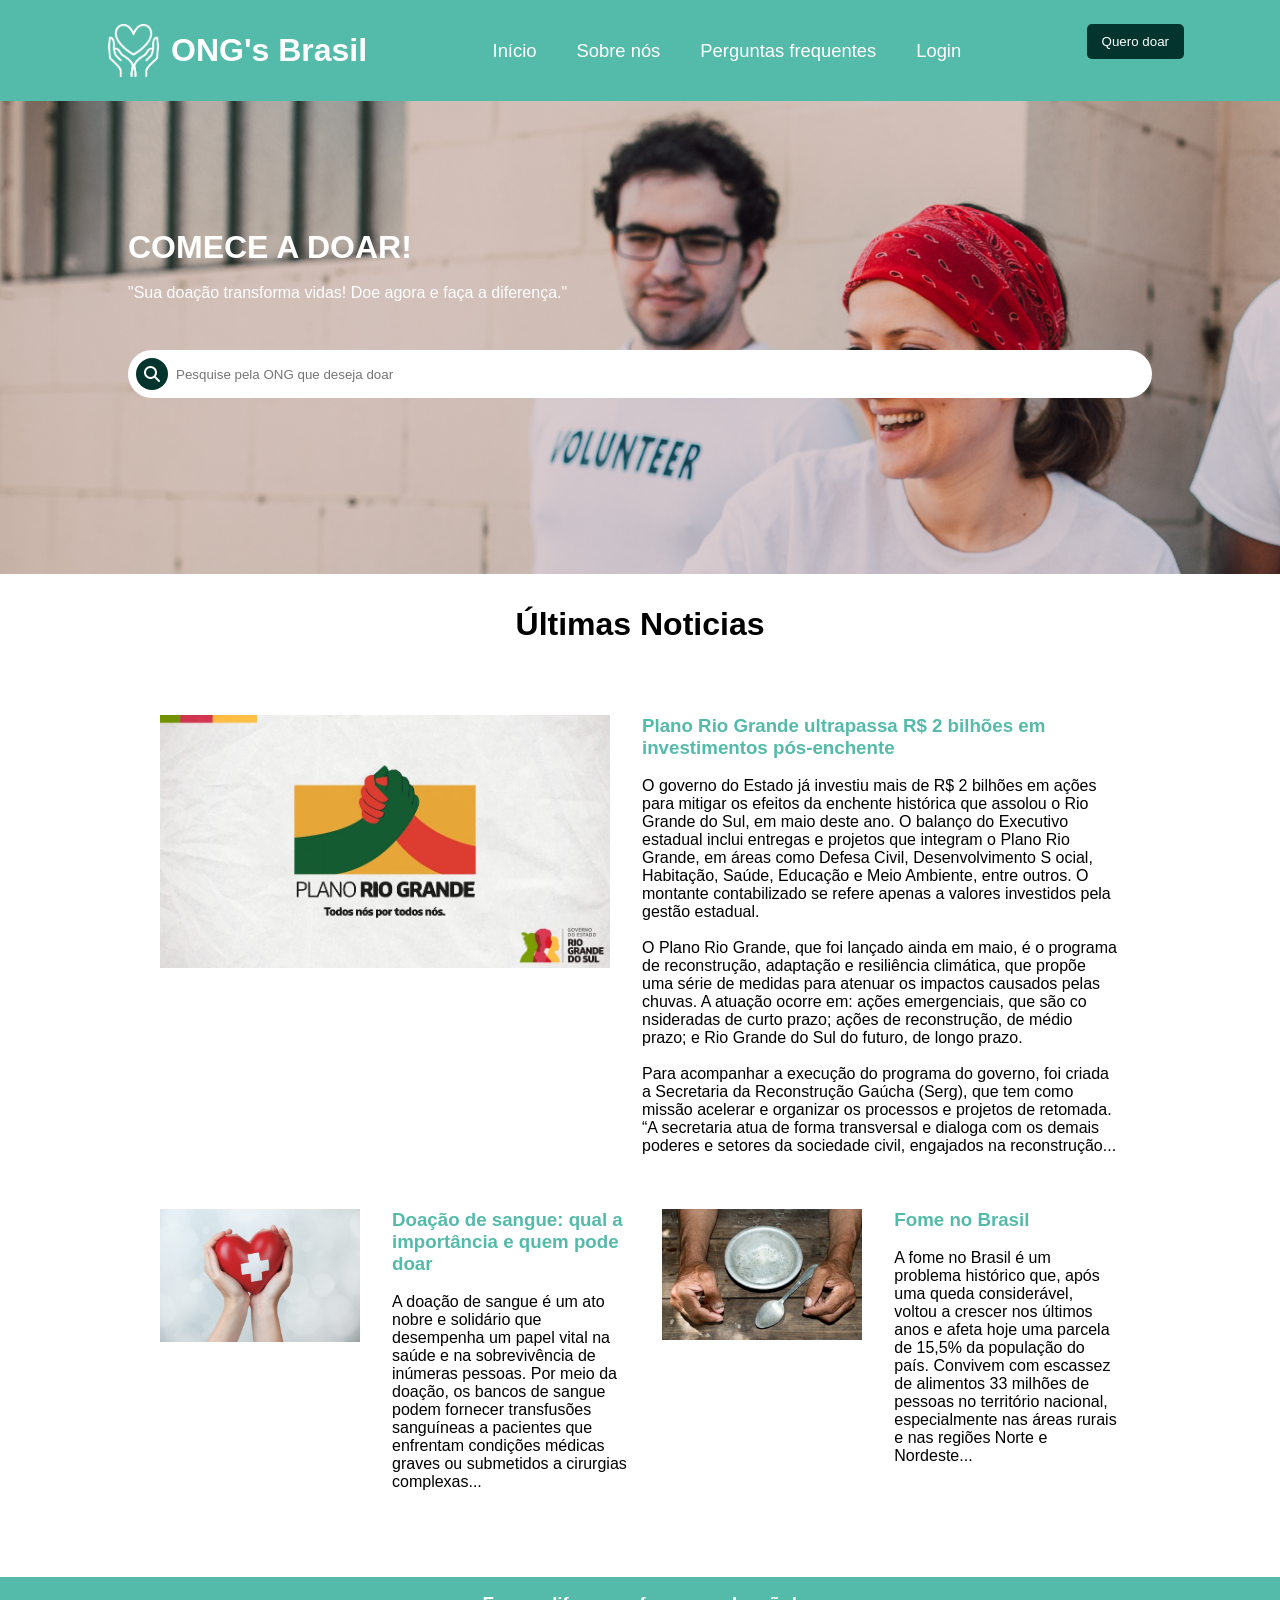
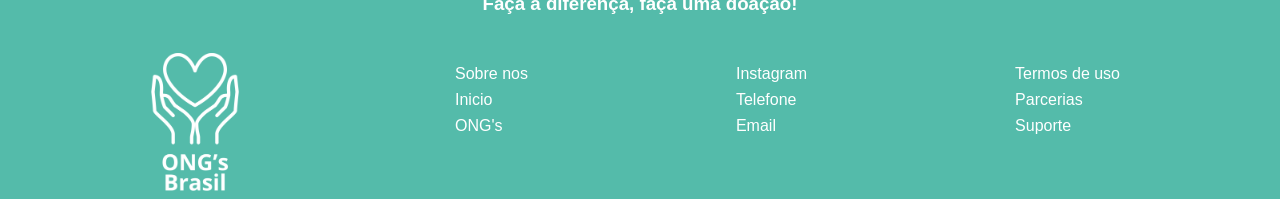
<file: index.html>
<!DOCTYPE html>
<html lang="pt-br">
<head>
    <meta charset="UTF-8">
    <meta name="viewport" content="width=device-width, initial-scale=1.0">
    <link rel="stylesheet" href="https://cdnjs.cloudflare.com/ajax/libs/font-awesome/6.7.2/css/all.min.css" integrity="sha512-Evv84Mr4kqVGRNSgIGL/F/aIDqQb7xQ2vcrdIwxfjThSH8CSR7PBEakCr51Ck+w+/U6swU2Im1vVX0SVk9ABhg==" crossorigin="anonymous" referrerpolicy="no-referrer" />
    <link rel="stylesheet" href="style.css">
    <title>ONG's Brasil</title>
</head>
<body>
    <div class="fundo">
    <header>
        <nav class="nav-bar">
            
            <div class="logo">
                <img src="ONG’s Brasil (2).png">
                <h1 style="font-size: xx-large">ONG's Brasil</h1>
            </div>
            <div class="nav-list">
                <ul>
                    <li class="nav-item"><a href="#" class="nav-link">Início</a></li>
                    <li class="nav-item"><a href="#" class="nav-link">Sobre nós</a></li>
                    <li class="nav-item"><a href="#" class="nav-link">Perguntas frequentes</a></li>
                    <li class="nav-item"><a href="#" class="nav-link">Login</a></li>
                </ul>
            </div>
            <div class="login-button">
                <button><a href="#">Quero doar</a></button>
            </div>
        </nav>
    </header>
    <div class="textos">
    <div class="anunciado">
        <h1>COMECE A DOAR!</h1><br>
        <p>"Sua doação transforma vidas! Doe agora e faça a diferença."</p>
    
    <div class="container-pesquisa">
        <div class="input-group">
            <div class="input-icon">
                <i class="fa-solid fa-magnifying-glass"></i>
            </div>
            <input  id="pesquisa" type="text"  class="input-field" placeholder="Pesquise pela ONG que deseja doar">
        </div>
        </div>
    </div>
   </div>
</div>
<div class="noticias">
    <h1>Últimas Noticias</h1><br><br><br><br>
        <div class="rio">  
            <a href="https://planoriogrande.rs.gov.br/plano-rio-grande-ultrapassa-r-2-bilhoes-em-investimentos-pos-enchente#:~:text=Plano%20Rio%20Grande%20ultrapassa%20R%24%202%20bilh%C3%B5es%20em%20investimentos%20p%C3%B3s%2Denchente,-Publica%C3%A7%C3%A3o%3A%2023%2F09&text=Plano%20Rio%20Grande.,Sul%2C%20em%20maio%20deste%20ano." target="_blank">
                <h3><img src="rionoticia.jpg" alt="riograde"></h3> </a>
           <div class="texto-not">
            <a href="https://planoriogrande.rs.gov.br/plano-rio-grande-ultrapassa-r-2-bilhoes-em-investimentos-pos-enchente#:~:text=Plano%20Rio%20Grande%20ultrapassa%20R%24%202%20bilh%C3%B5es%20em%20investimentos%20p%C3%B3s%2Denchente,-Publica%C3%A7%C3%A3o%3A%2023%2F09&text=Plano%20Rio%20Grande.,Sul%2C%20em%20maio%20deste%20ano." target="_blank">
            <h3>Plano Rio Grande ultrapassa R$ 2 bilhões em investimentos pós-enchente</h3> </a><br>
       
            <p>O governo do Estado já investiu mais de R$ 2 bilhões em 
        ações para mitigar os efeitos da enchente histórica que
         assolou o Rio Grande do Sul, em maio deste ano. O balanço
          do Executivo estadual inclui entregas e projetos que integram
           o Plano Rio Grande, em áreas como Defesa Civil, Desenvolvimento S
           ocial, Habitação, Saúde, Educação e Meio Ambiente, entre outros. 
           O montante contabilizado se refere apenas a valores investidos 
           pela gestão estadual. 
           <br><br>
           O Plano Rio Grande, que foi lançado ainda em maio, é o programa de reconstrução, 
           adaptação e resiliência climática, que propõe uma série de medidas para atenuar os 
           impactos causados pelas chuvas. A atuação ocorre em: ações emergenciais, que são co
           nsideradas de curto prazo; ações de reconstrução, de médio prazo; e Rio Grande do Sul do futuro, de longo prazo.
          <br><br>
            Para acompanhar a execução do programa do governo, foi criada a Secretaria da Reconstrução Gaúcha (Serg), que tem
             como missão acelerar e organizar os processos e projetos de retomada. “A secretaria atua de forma transversal e 
             dialoga com os demais poderes e setores da sociedade civil, engajados na reconstrução...
         
        </p>
         </div>
   </div>  
   <br><br> <br>
        <div class="not-pequenas">
            <div class="not1">
                <a href="https://blog.sabin.com.br/saude/qual-a-importancia-da-doacao-de-sangue/" target="_blank"> <img src="sangue.jpg" alt="sangue"></a>
               
                <div class="texto-not2">
                    <a href="https://blog.sabin.com.br/saude/qual-a-importancia-da-doacao-de-sangue/" target="_blank"><h3>Doação de sangue: qual a importância e quem pode doar</h3>  </a>
                     <br>
        
                    <p>A doação de sangue é um ato nobre e solidário que desempenha um
                         papel vital na saúde e na sobrevivência de inúmeras pessoas. Por
                          meio da doação, os bancos de sangue podem fornecer transfusões 
                          sanguíneas a pacientes que enfrentam condições médicas graves
                           ou submetidos a cirurgias complexas...
                <br><br>
                </div></div>
            
            <div class="not2">
                <a href="https://brasilescola.uol.com.br/brasil/fome-no-brasil.htm" target="_blank"> <img src="fomee.png" alt="riograde"></a>
           
        <div class="texto-not1">
            <a href="https://brasilescola.uol.com.br/brasil/fome-no-brasil.htm" target="_blank"> <h3>Fome no Brasil</h3>  </a>
            <br>

            <p>A fome no Brasil é um problema histórico que, após uma queda considerável, voltou a crescer 
                nos últimos anos e afeta hoje uma parcela
                de 15,5% da população do país. Convivem com escassez de alimentos 33 milhões de pessoas 
                no território nacional, especialmente nas áreas rurais e nas regiões Norte e Nordeste...</p> 
        <br><br>
        </div>
    </div> 


  
       
</div>
</div>
<br><br>
<div class="container-rodape">

    <h3>Faça a diferença, faça uma doação!</h3><br>
    <div class="rodape">
    <img src="ONG’s Brasil (1).png">
    <div class="sobre">
        <a href="#">Sobre nos</a>
        <a href="#">Inicio</a>
        <a href="#">ONG's</a>
           </div>
    
    <div class="redes">
        <a href="#">Instagram</a>
        <a href="#">Telefone</a>
        <a href="#">Email</a>
       
            </div>
            <div class="redes">
                <a href="#">Termos de uso</a>
                <a href="#">Parcerias</a>
                <a href="#">Suporte</a>
                    </div>


</div>
</div>
</body>
</html>
</file>
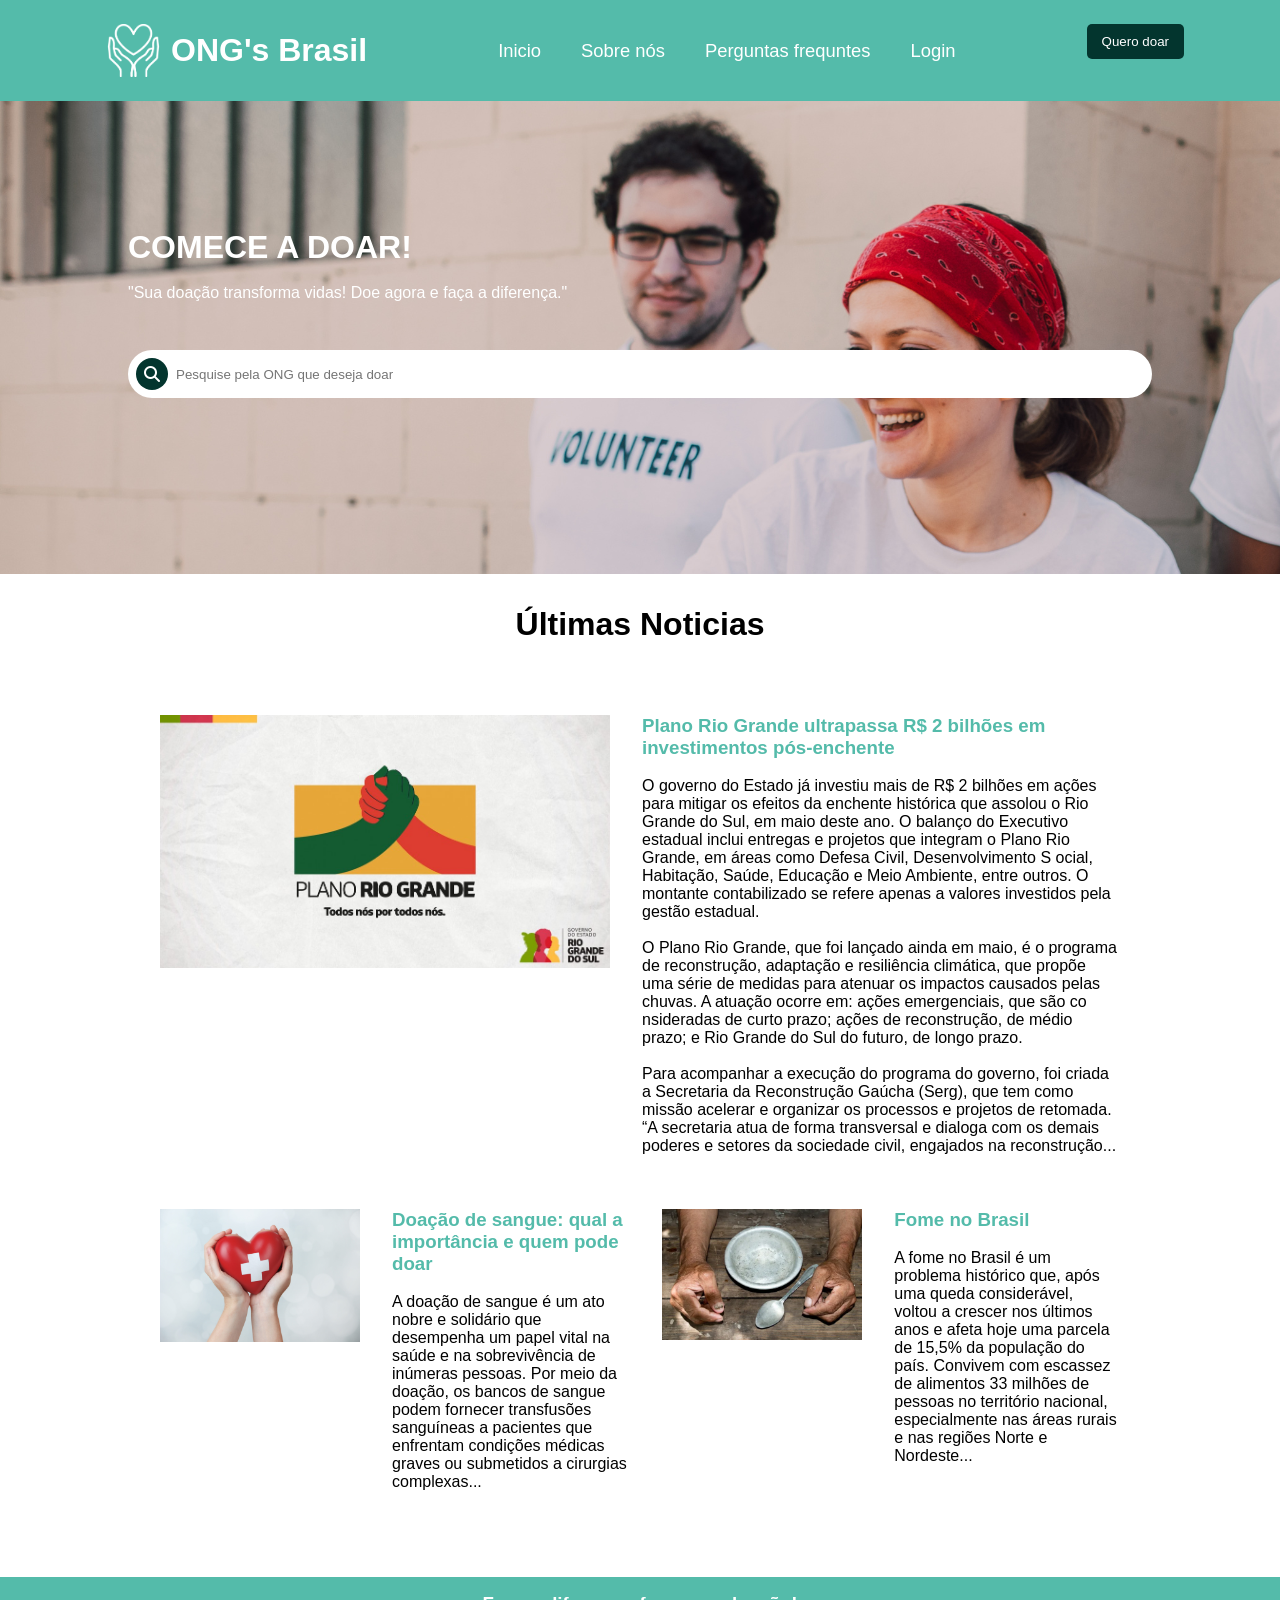
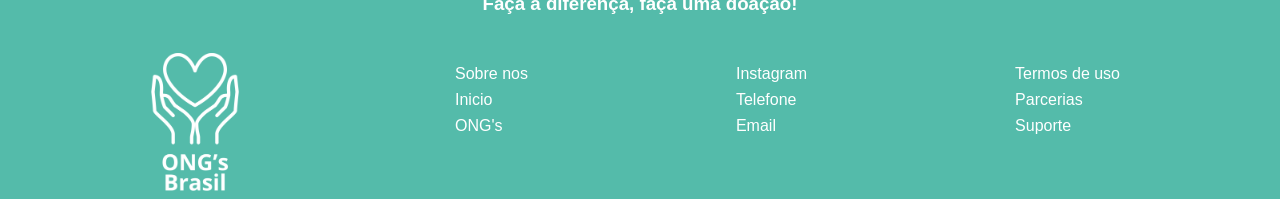
<file: site.html>
<!DOCTYPE html>
<html lang="pt-br">
<head>
    <meta charset="UTF-8">
    <meta name="viewport" content="width=device-width, initial-scale=1.0">
    <link rel="stylesheet" href="https://cdnjs.cloudflare.com/ajax/libs/font-awesome/6.7.2/css/all.min.css" integrity="sha512-Evv84Mr4kqVGRNSgIGL/F/aIDqQb7xQ2vcrdIwxfjThSH8CSR7PBEakCr51Ck+w+/U6swU2Im1vVX0SVk9ABhg==" crossorigin="anonymous" referrerpolicy="no-referrer" />
    <link rel="stylesheet" href="style.css">
    <title>ONG's Brasil</title>
</head>
<body>
    <div class="fundo">
    <header>
        <nav class="nav-bar">
            
            <div class="logo">
                <img src="ONG’s Brasil (2).png">
                <h1 style="font-size: xx-large">ONG's Brasil</h1>
            </div>
            <div class="nav-list">
                <ul>
                    <li class="nav-item"><a href="#" class="nav-link">Inicio</a></li>
                    <li class="nav-item"><a href="#" class="nav-link">Sobre nós</a></li>
                    <li class="nav-item"><a href="#" class="nav-link">Perguntas frequntes</a></li>
                    <li class="nav-item"><a href="#" class="nav-link">Login</a></li>
                </ul>
            </div>
            <div class="login-button">
                <button><a href="#">Quero doar</a></button>
            </div>
        </nav>
    </header>
    <div class="textos">
    <div class="anunciado">
        <h1>COMECE A DOAR!</h1><br>
        <p>"Sua doação transforma vidas! Doe agora e faça a diferença."</p>
    
    <div class="container-pesquisa">
        <div class="input-group">
            <div class="input-icon">
                <i class="fa-solid fa-magnifying-glass"></i>
            </div>
            <input  id="pesquisa" type="text"  class="input-field" placeholder="Pesquise pela ONG que deseja doar">
        </div>
        </div>
    </div>
   </div>
</div>
<div class="noticias">
    <h1>Últimas Noticias</h1><br><br><br><br>
        <div class="rio">  
            <a href="https://planoriogrande.rs.gov.br/plano-rio-grande-ultrapassa-r-2-bilhoes-em-investimentos-pos-enchente#:~:text=Plano%20Rio%20Grande%20ultrapassa%20R%24%202%20bilh%C3%B5es%20em%20investimentos%20p%C3%B3s%2Denchente,-Publica%C3%A7%C3%A3o%3A%2023%2F09&text=Plano%20Rio%20Grande.,Sul%2C%20em%20maio%20deste%20ano." target="_blank">
                <h3><img src="rionoticia.jpg" alt="riograde"></h3> </a>
           <div class="texto-not">
            <a href="https://planoriogrande.rs.gov.br/plano-rio-grande-ultrapassa-r-2-bilhoes-em-investimentos-pos-enchente#:~:text=Plano%20Rio%20Grande%20ultrapassa%20R%24%202%20bilh%C3%B5es%20em%20investimentos%20p%C3%B3s%2Denchente,-Publica%C3%A7%C3%A3o%3A%2023%2F09&text=Plano%20Rio%20Grande.,Sul%2C%20em%20maio%20deste%20ano." target="_blank">
            <h3>Plano Rio Grande ultrapassa R$ 2 bilhões em investimentos pós-enchente</h3> </a><br>
       
            <p>O governo do Estado já investiu mais de R$ 2 bilhões em 
        ações para mitigar os efeitos da enchente histórica que
         assolou o Rio Grande do Sul, em maio deste ano. O balanço
          do Executivo estadual inclui entregas e projetos que integram
           o Plano Rio Grande, em áreas como Defesa Civil, Desenvolvimento S
           ocial, Habitação, Saúde, Educação e Meio Ambiente, entre outros. 
           O montante contabilizado se refere apenas a valores investidos 
           pela gestão estadual. 
           <br><br>
           O Plano Rio Grande, que foi lançado ainda em maio, é o programa de reconstrução, 
           adaptação e resiliência climática, que propõe uma série de medidas para atenuar os 
           impactos causados pelas chuvas. A atuação ocorre em: ações emergenciais, que são co
           nsideradas de curto prazo; ações de reconstrução, de médio prazo; e Rio Grande do Sul do futuro, de longo prazo.
          <br><br>
            Para acompanhar a execução do programa do governo, foi criada a Secretaria da Reconstrução Gaúcha (Serg), que tem
             como missão acelerar e organizar os processos e projetos de retomada. “A secretaria atua de forma transversal e 
             dialoga com os demais poderes e setores da sociedade civil, engajados na reconstrução...
         
        </p>
         </div>
   </div>  
   <br><br> <br>
        <div class="not-pequenas">
            <div class="not1">
                <a href="https://blog.sabin.com.br/saude/qual-a-importancia-da-doacao-de-sangue/" target="_blank"> <img src="sangue.jpg" alt="sangue"></a>
               
                <div class="texto-not2">
                    <a href="https://blog.sabin.com.br/saude/qual-a-importancia-da-doacao-de-sangue/" target="_blank"><h3>Doação de sangue: qual a importância e quem pode doar</h3>  </a>
                     <br>
        
                    <p>A doação de sangue é um ato nobre e solidário que desempenha um
                         papel vital na saúde e na sobrevivência de inúmeras pessoas. Por
                          meio da doação, os bancos de sangue podem fornecer transfusões 
                          sanguíneas a pacientes que enfrentam condições médicas graves
                           ou submetidos a cirurgias complexas...
                <br><br>
                </div></div>
            
            <div class="not2">
                <a href="https://brasilescola.uol.com.br/brasil/fome-no-brasil.htm" target="_blank"> <img src="fomee.png" alt="riograde"></a>
           
        <div class="texto-not1">
            <a href="https://brasilescola.uol.com.br/brasil/fome-no-brasil.htm" target="_blank"> <h3>Fome no Brasil</h3>  </a>
            <br>

            <p>A fome no Brasil é um problema histórico que, após uma queda considerável, voltou a crescer 
                nos últimos anos e afeta hoje uma parcela
                de 15,5% da população do país. Convivem com escassez de alimentos 33 milhões de pessoas 
                no território nacional, especialmente nas áreas rurais e nas regiões Norte e Nordeste...</p> 
        <br><br>
        </div>
    </div> 


  
       
</div>
</div>
<br><br>
<div class="container-rodape">

    <h3>Faça a diferença, faça uma doação!</h3><br>
    <div class="rodape">
    <img src="ONG’s Brasil (1).png">
    <div class="sobre">
        <a href="#">Sobre nos</a>
        <a href="#">Inicio</a>
        <a href="#">ONG's</a>
           </div>
    
    <div class="redes">
        <a href="#">Instagram</a>
        <a href="#">Telefone</a>
        <a href="#">Email</a>
       
            </div>
            <div class="redes">
                <a href="#">Termos de uso</a>
                <a href="#">Parcerias</a>
                <a href="#">Suporte</a>
                    </div>


</div>
</div>
</body>
</html>
</file>
<file: style.css>
*{
    padding: 0;
    margin: 0;
  font-family: Arial, Helvetica, sans-serif;
}
.fundo{
    background-image: url(Design\ sem\ nome.png);

}

header{
    background-color: rgb(84, 187, 170);
}
.textos{
    padding: 8rem;
}
.nav-bar{
    display: flex;
    justify-content: space-between;
    padding: 1.5rem 6rem;
}
.nav-bar img{
    width: 75px;
}
.logo{
    display: flex;
    align-items: center;
}
.logo h1{
    color: #fff;
}
.nav-list{
    display: flex;
    align-items: center;
}
.nav-list ul{
    display: flex;
    justify-content: center;
    list-style: none;
}
.nav-item{
    margin: 0 20px;
}
.nav-link{
    text-decoration: none;
    font-size: 1.15rem;
    color: #fff;
    font-weight: 400;
}
.login-button button{
    border: none;
    background-color: #03352e;
    padding: 10px 15px;
    border-radius: 5px;
}
.login-button button a{
    text-decoration: none;
    color:rgb(255, 255, 255) ;
    font-weight: 500;
}
.anunciado{
    color: #ffffff;
}
.container-pesquisa{
   padding: 3rem 0rem ;
}
.input-group{  
    display: flex;
    position: relative;
    margin: 0 auto;
    background-color: #ffffff;
    padding: 8px 16px 8px 8px;
    border-radius: 24px;
    gap: 8px
}
.input-icon{
    min-width: 32px;
    min-height: 32px;
    background-color: #03352e;
    color:#fff;
    display: flex;
    align-items: center;
    justify-content: center;
    border-radius: 100%;
}
.input-field{
    width: 100%;
    border: none;
    background-color: transparent;

}
.input-field:focus{
    outline: none;
}
.botoes{
    padding: 4rem;
    display: flex;
    justify-content: space-between;
}

.noticias{
    padding: 2rem 10rem;
  text-align: center;
}
.noticias a{
    text-decoration: none;
}

.rio{
    display: flex;
}
.rio p, h3{
    text-align: left;
    
}
.rio h3{
    color:rgb(84, 187, 170);
}
.rio img{
    width: 450px;
    right: auto;
    padding:  0rem 2rem 0rem 0rem;
}
.not-pequenas{
    display: flex;
    justify-content: left;
    text-align: left; 
}
.not-pequenas h3{
    color:rgb(84, 187, 170) ;
}
.not1{
    display: flex;
}

.not1 img{
    width: 200px;
    padding:  0rem 2rem 0rem 0rem;
}
.container-rodape{
    background-color: rgb(84, 187, 170);
}
.not2{
    display: flex;
}

.not2 img{
    width: 200px;
    padding:  0rem 2rem 0rem 2rem;
}
.container-rodape h3{
   padding: 1rem;
   display: flex;
   justify-content: center;
   color: #fff;
    padding: 0, 0, 2rem, 10rem;
}
.rodape img{
    width: 200px;
    margin-left: 95px;

}

.rodape{
   display: flex ;
   align-items: center;
  
}
.sobre{
   display: flex;
   flex-direction: column;
   padding: 1rem 3rem 4rem 10rem;
   gap: 0.5rem;
}
.sobre a{
   text-decoration: none;
   color:rgb(255, 255, 255);
}

.redes{
   display: flex;
   flex-direction:column;
   padding: 1rem 3rem 4rem 10rem;
   gap: 0.5rem;
}
.redes a{
   text-decoration: none;
   color:rgb(255, 255, 255);
}
</file>
